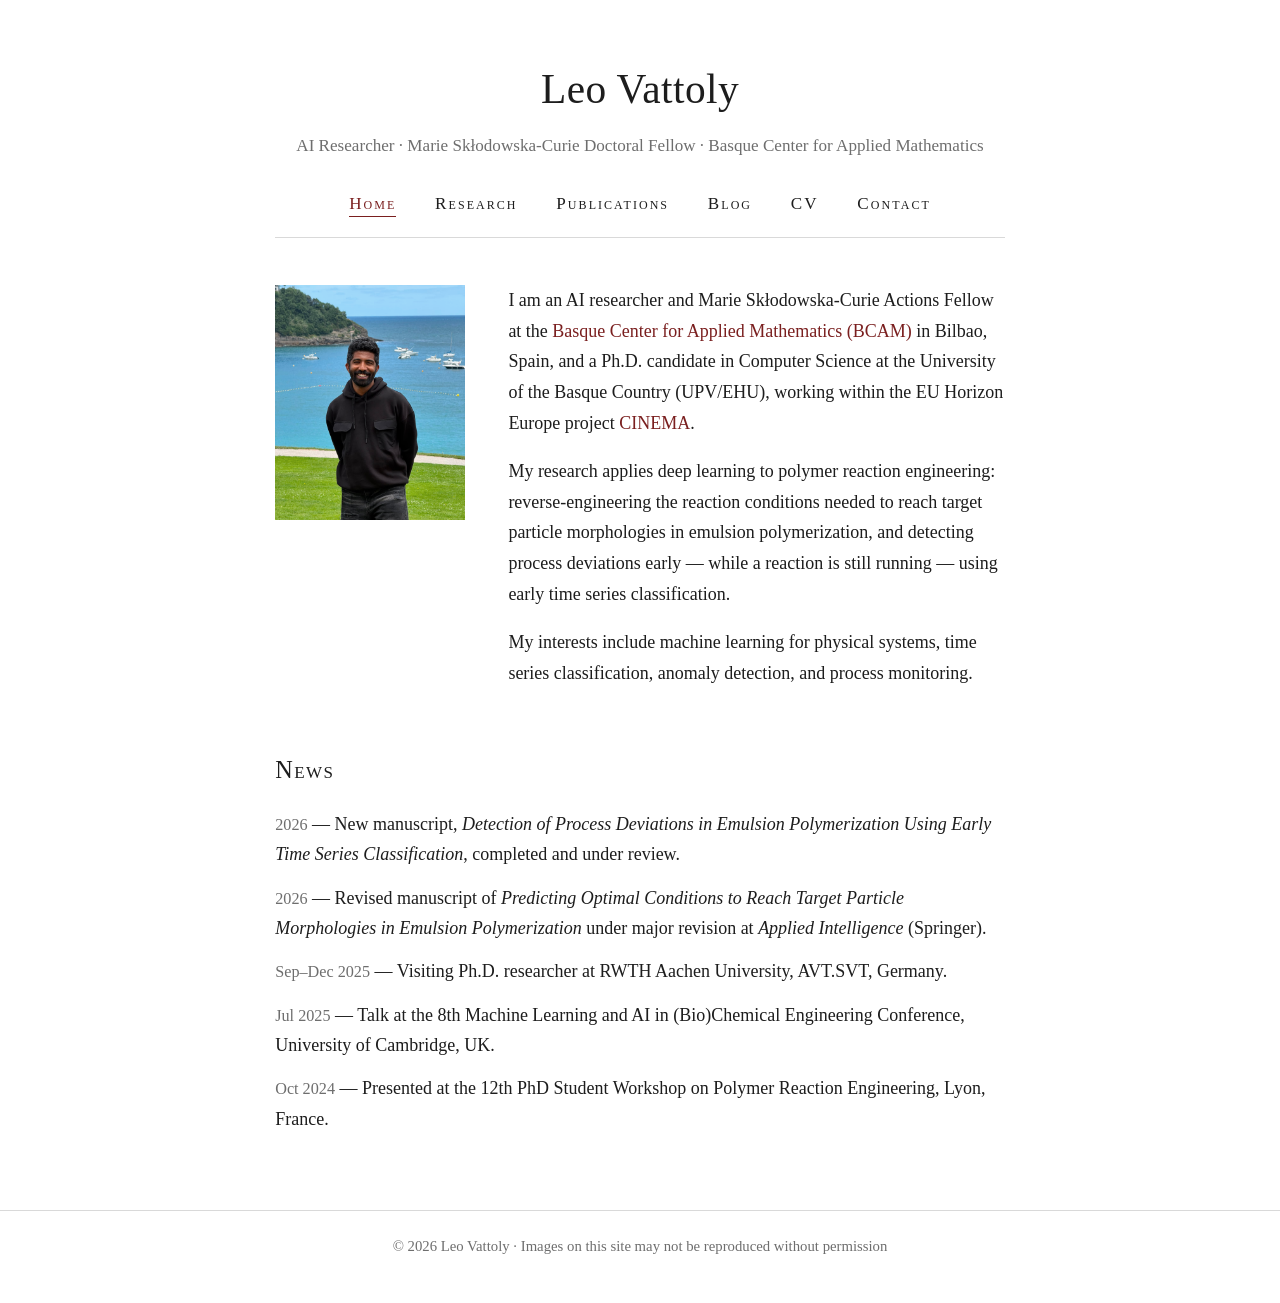
<file: index.html>
<!DOCTYPE html>
<html lang="en">
<head>
  <meta charset="utf-8">
  <meta name="viewport" content="width=device-width, initial-scale=1.0">
  <title>Leo Vattoly — AI Researcher</title>
  <meta name="description" content="Leo Vattoly — AI researcher at the Basque Center for Applied Mathematics (BCAM). Machine learning for polymer systems, time series classification, process monitoring.">
  <link rel="stylesheet" href="css/style.css">
</head>
<body>

  <header>
    <div class="container">
      <div class="site-title">
        <h1>Leo Vattoly</h1>
        <p>AI Researcher &middot; Marie Sk&#322;odowska-Curie Doctoral Fellow &middot; Basque Center for Applied Mathematics</p>
      </div>
      <nav class="tabs">
        <a href="index.html" class="active">Home</a>
        <a href="research.html">Research</a>
        <a href="publications.html">Publications</a>
        <a href="blog.html">Blog</a>
        <a href="cv.html">CV</a>
        <a href="contact.html">Contact</a>
      </nav>
    </div>
  </header>

  <main>
    <div class="container">

      <div class="profile-row">
        <div class="photo-frame" style="background-image: url('img/profile_1.jpeg');" role="img" aria-label="Portrait of Leo Vattoly"></div>
        <div class="bio">
          <p>
            I am an AI researcher and Marie Sk&#322;odowska-Curie Actions Fellow at the
            <a href="https://www.bcamath.org/en" target="_blank" rel="noopener">Basque Center for Applied Mathematics (BCAM)</a>
            in Bilbao, Spain, and a Ph.D. candidate in Computer Science at the University of the
            Basque Country (UPV/EHU), working within the EU Horizon Europe project
            <a href="https://cinema-dn.eu" target="_blank" rel="noopener">CINEMA</a>.
          </p>
          <p>
            My research applies deep learning to polymer reaction engineering: reverse-engineering
            the reaction conditions needed to reach target particle morphologies in emulsion
            polymerization, and detecting process deviations early &mdash; while a reaction is still
            running &mdash; using early time series classification.
          </p>
          <p>
            My interests include machine learning for physical systems, time series classification,
            anomaly detection, and process monitoring.
          </p>
        </div>
      </div>

      <h2>News</h2>
      <ul class="news">
        <li><span class="date">2026</span> &mdash; New manuscript, <em>Detection of Process Deviations in Emulsion Polymerization Using Early Time Series Classification</em>, completed and under review.</li>
        <li><span class="date">2026</span> &mdash; Revised manuscript of <em>Predicting Optimal Conditions to Reach Target Particle Morphologies in Emulsion Polymerization</em> under major revision at <em>Applied Intelligence</em> (Springer).</li>
        <li><span class="date">Sep&ndash;Dec 2025</span> &mdash; Visiting Ph.D. researcher at RWTH Aachen University, AVT.SVT, Germany.</li>
        <li><span class="date">Jul 2025</span> &mdash; Talk at the 8th Machine Learning and AI in (Bio)Chemical Engineering Conference, University of Cambridge, UK.</li>
        <li><span class="date">Oct 2024</span> &mdash; Presented at the 12th PhD Student Workshop on Polymer Reaction Engineering, Lyon, France.</li>
        <!-- Add new news items at the TOP of this list -->
      </ul>

    </div>
  </main>

  <footer>
    <div class="container">
      &copy; 2026 Leo Vattoly &middot; Images on this site may not be reproduced without permission
    </div>
  </footer>

  <script src="js/protect.js"></script>
</body>
</html>
</file>
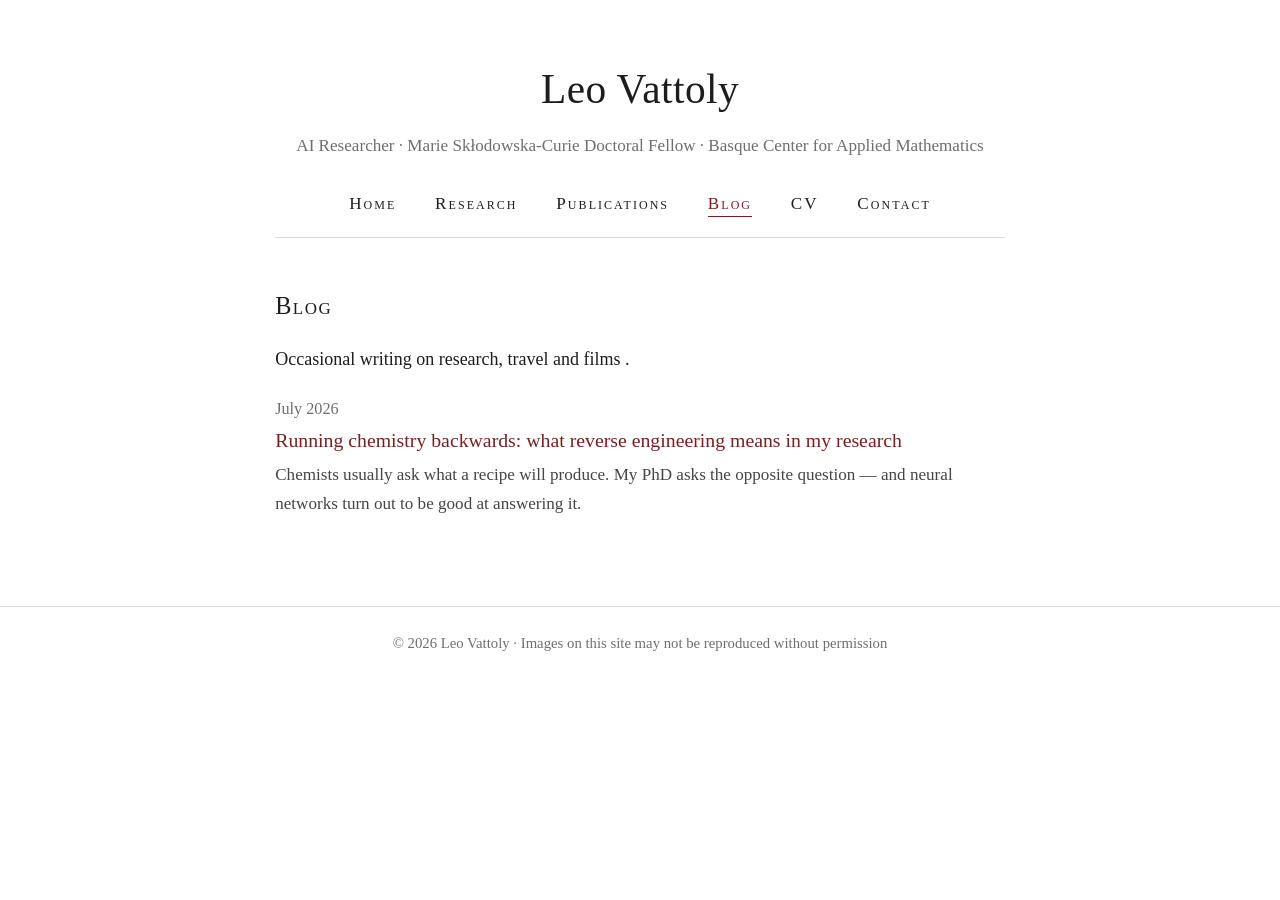
<file: blog.html>
<!DOCTYPE html>
<html lang="en">
<head>
  <meta charset="utf-8">
  <meta name="viewport" content="width=device-width, initial-scale=1.0">
  <title>Blog — Leo Vattoly</title>
  <meta name="description" content="Blog of Leo Vattoly: research, travel, and film.">
  <link rel="stylesheet" href="css/style.css">
</head>
<body>

  <header>
    <div class="container">
      <div class="site-title">
        <h1>Leo Vattoly</h1>
        <p>AI Researcher &middot; Marie Sk&#322;odowska-Curie Doctoral Fellow &middot; Basque Center for Applied Mathematics</p>
      </div>
      <nav class="tabs">
        <a href="index.html">Home</a>
        <a href="research.html">Research</a>
        <a href="publications.html">Publications</a>
        <a href="blog.html" class="active">Blog</a>
        <a href="cv.html">CV</a>
        <a href="contact.html">Contact</a>
      </nav>
    </div>
  </header>

  <main>
    <div class="container">

      <h2>Blog</h2>
      <p>Occasional writing on research, travel and films .</p>

      <ul class="post-list">
        <li>
          <span class="date">July 2026</span>
          <div class="post-title"><a href="blog/running-chemistry-backwards.html">Running chemistry backwards: what reverse engineering means in my research</a></div>
          <p class="post-summary">Chemists usually ask what a recipe will produce. My PhD asks the opposite question &mdash; and neural networks turn out to be good at answering it.</p>
        </li>


        <!-- To add a post: copy the <li> block above and create the page in blog/ (see README.md) -->
      </ul>

    </div>
  </main>

  <footer>
    <div class="container">
      &copy; 2026 Leo Vattoly &middot; Images on this site may not be reproduced without permission
    </div>
  </footer>

  <script src="js/protect.js"></script>
</body>
</html>
</file>
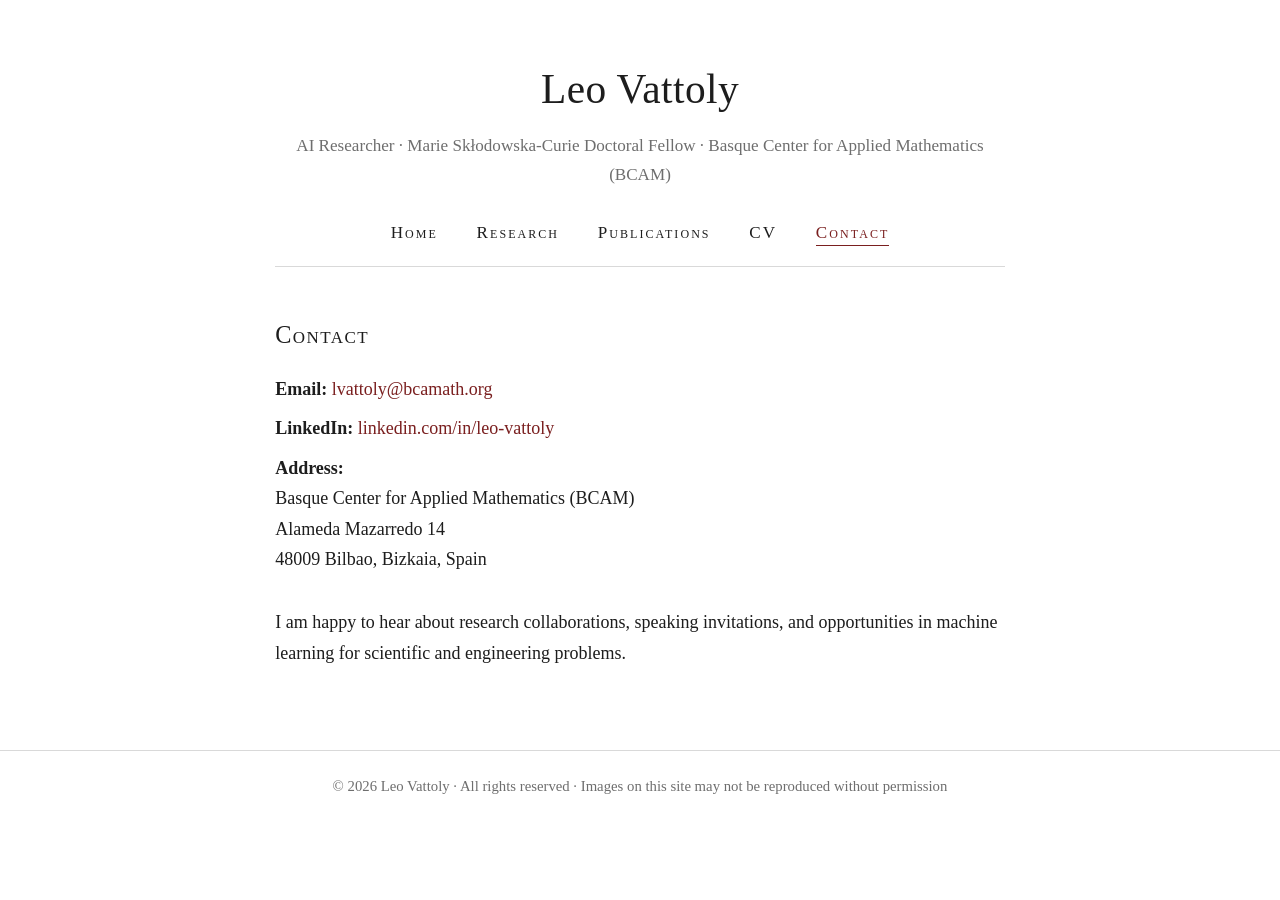
<file: contact.html>
<!DOCTYPE html>
<html lang="en">
<head>
  <meta charset="utf-8">
  <meta name="viewport" content="width=device-width, initial-scale=1.0">
  <title>Contact — Leo Vattoly</title>
  <meta name="description" content="Contact Leo Vattoly.">
  <link rel="stylesheet" href="css/style.css">
</head>
<body>

  <header>
    <div class="container">
      <div class="site-title">
        <h1>Leo Vattoly</h1>
        <p>AI Researcher · Marie Skłodowska-Curie Doctoral Fellow · Basque Center for Applied Mathematics (BCAM)</p>
      </div>
      <nav class="tabs">
        <a href="index.html">Home</a>
        <a href="research.html">Research</a>
        <a href="publications.html">Publications</a>
        <a href="cv.html">CV</a>
        <a href="contact.html" class="active">Contact</a>
      </nav>
    </div>
  </header>

  <main>
    <div class="container">

      <h2>Contact</h2>

      <div class="contact-block">
        <p><strong>Email:</strong> <a href="mailto:lvattoly@bcamath.org">lvattoly@bcamath.org</a></p>
        <p><strong>LinkedIn:</strong> <a href="https://www.linkedin.com/in/leo-vattoly/" target="_blank" rel="noopener">linkedin.com/in/leo-vattoly</a></p>
        <p><strong>Address:</strong><br>
          Basque Center for Applied Mathematics (BCAM)<br>
          Alameda Mazarredo 14<br>
          48009 Bilbao, Bizkaia, Spain
        </p>
      </div>

      <p style="margin-top:1.8rem;">
        I am happy to hear about research collaborations, speaking invitations, and opportunities in
        machine learning for scientific and engineering problems.
      </p>

    </div>
  </main>

  <footer>
    <div class="container">
      © 2026 Leo Vattoly · All rights reserved · Images on this site may not be reproduced without permission
    </div>
  </footer>

  <script src="js/protect.js"></script>
</body>
</html>
</file>
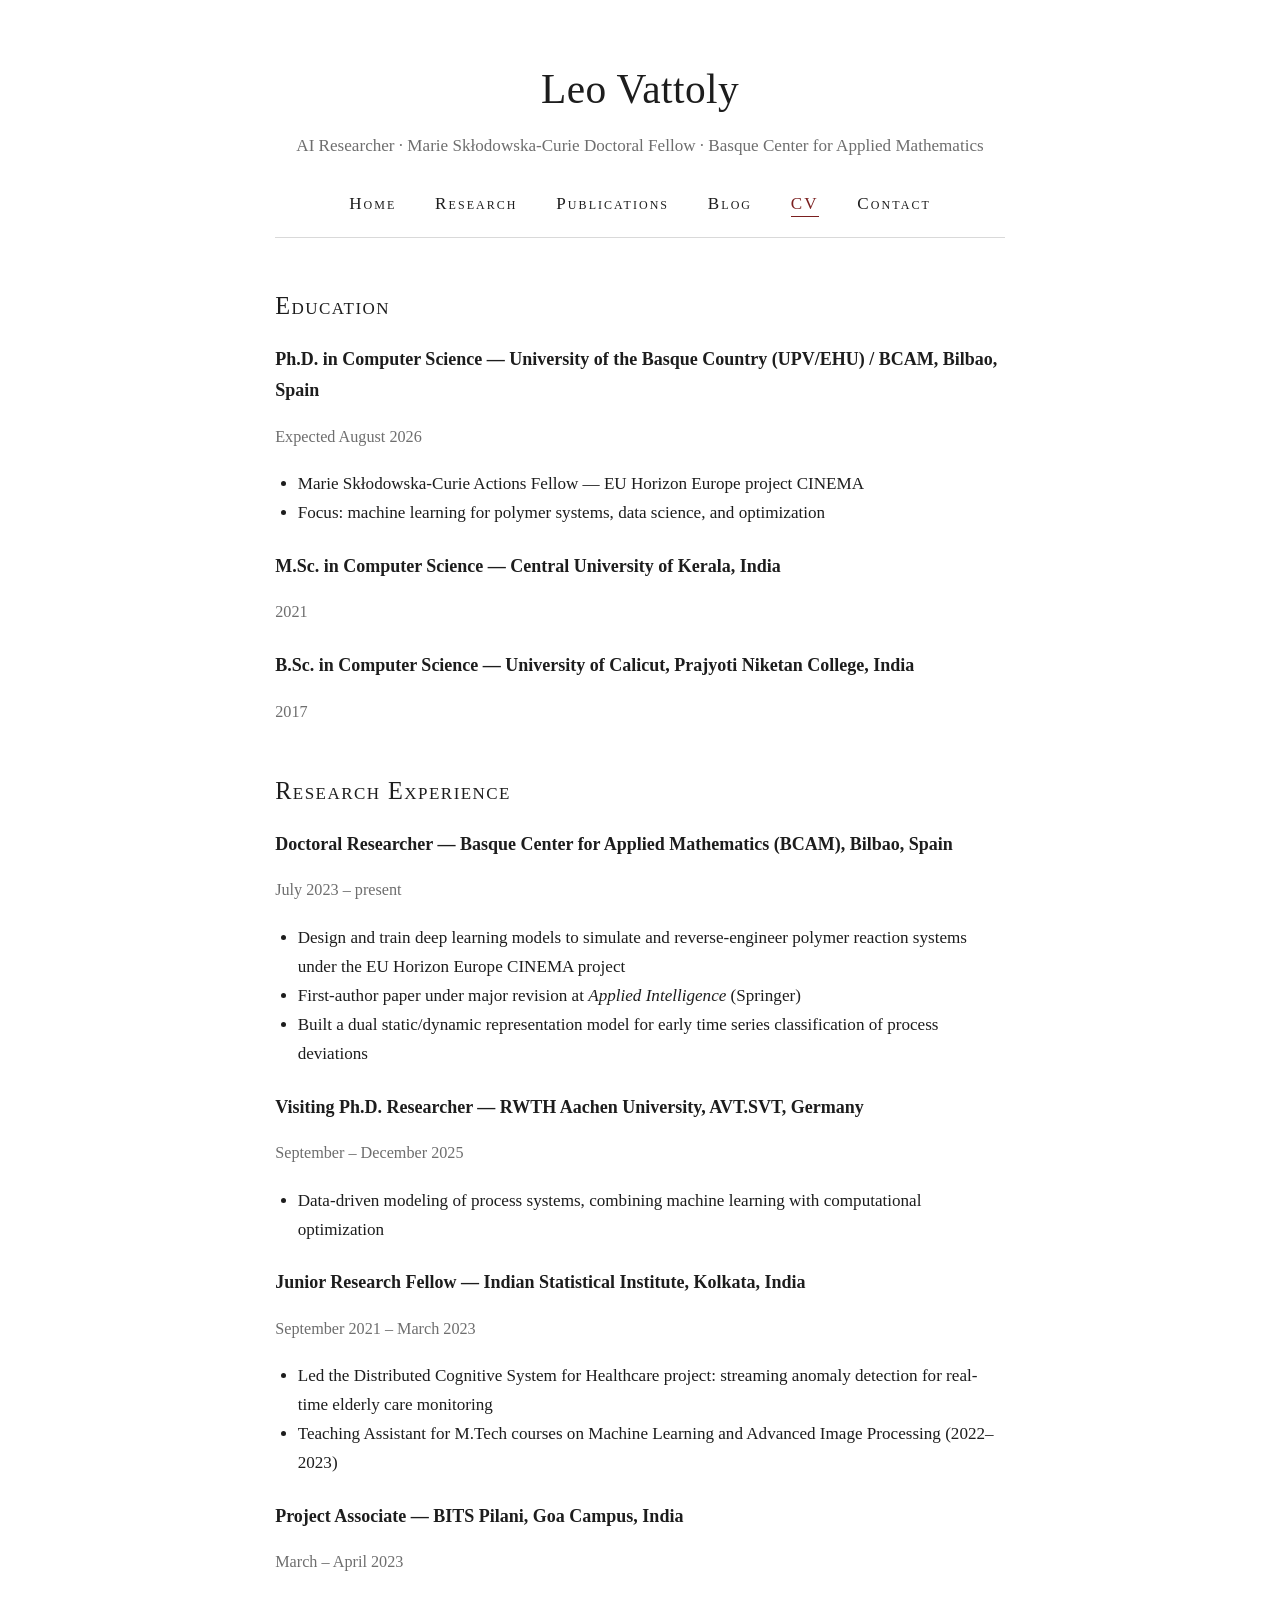
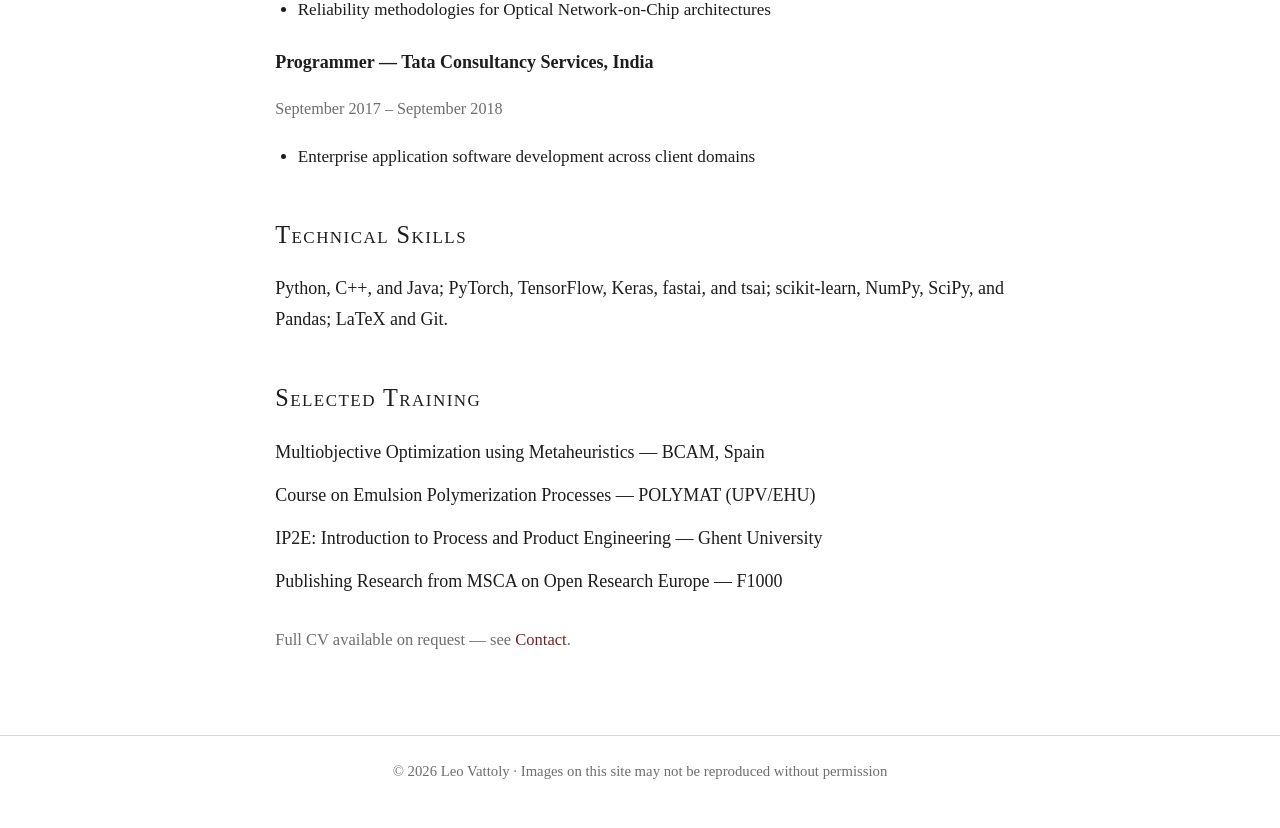
<file: cv.html>
<!DOCTYPE html>
<html lang="en">
<head>
  <meta charset="utf-8">
  <meta name="viewport" content="width=device-width, initial-scale=1.0">
  <title>CV — Leo Vattoly</title>
  <meta name="description" content="Curriculum vitae of Leo Vattoly.">
  <link rel="stylesheet" href="css/style.css">
</head>
<body>

  <header>
    <div class="container">
      <div class="site-title">
        <h1>Leo Vattoly</h1>
        <p>AI Researcher &middot; Marie Sk&#322;odowska-Curie Doctoral Fellow &middot; Basque Center for Applied Mathematics</p>
      </div>
      <nav class="tabs">
        <a href="index.html">Home</a>
        <a href="research.html">Research</a>
        <a href="publications.html">Publications</a>
        <a href="blog.html">Blog</a>
        <a href="cv.html" class="active">CV</a>
        <a href="contact.html">Contact</a>
      </nav>
    </div>
  </header>

  <main>
    <div class="container">

      <h2>Education</h2>

      <div class="cv-item">
        <p class="where">Ph.D. in Computer Science &mdash; University of the Basque Country (UPV/EHU) / BCAM, Bilbao, Spain</p>
        <p class="when">Expected August 2026</p>
        <ul>
          <li>Marie Sk&#322;odowska-Curie Actions Fellow &mdash; EU Horizon Europe project CINEMA</li>
          <li>Focus: machine learning for polymer systems, data science, and optimization</li>
        </ul>
      </div>

      <div class="cv-item">
        <p class="where">M.Sc. in Computer Science &mdash; Central University of Kerala, India</p>
        <p class="when">2021</p>
      </div>

      <div class="cv-item">
        <p class="where">B.Sc. in Computer Science &mdash; University of Calicut, Prajyoti Niketan College, India</p>
        <p class="when">2017</p>
      </div>

      <h2>Research Experience</h2>

      <div class="cv-item">
        <p class="where">Doctoral Researcher &mdash; Basque Center for Applied Mathematics (BCAM), Bilbao, Spain</p>
        <p class="when">July 2023 &ndash; present</p>
        <ul>
          <li>Design and train deep learning models to simulate and reverse-engineer polymer reaction systems under the EU Horizon Europe CINEMA project</li>
          <li>First-author paper under major revision at <em>Applied Intelligence</em> (Springer)</li>
          <li>Built a dual static/dynamic representation model for early time series classification of process deviations</li>
        </ul>
      </div>

      <div class="cv-item">
        <p class="where">Visiting Ph.D. Researcher &mdash; RWTH Aachen University, AVT.SVT, Germany</p>
        <p class="when">September &ndash; December 2025</p>
        <ul>
          <li>Data-driven modeling of process systems, combining machine learning with computational optimization</li>
        </ul>
      </div>

      <div class="cv-item">
        <p class="where">Junior Research Fellow &mdash; Indian Statistical Institute, Kolkata, India</p>
        <p class="when">September 2021 &ndash; March 2023</p>
        <ul>
          <li>Led the Distributed Cognitive System for Healthcare project: streaming anomaly detection for real-time elderly care monitoring</li>
          <li>Teaching Assistant for M.Tech courses on Machine Learning and Advanced Image Processing (2022&ndash;2023)</li>
        </ul>
      </div>

      <div class="cv-item">
        <p class="where">Project Associate &mdash; BITS Pilani, Goa Campus, India</p>
        <p class="when">March &ndash; April 2023</p>
        <ul>
          <li>Reliability methodologies for Optical Network-on-Chip architectures</li>
        </ul>
      </div>

      <div class="cv-item">
        <p class="where">Programmer &mdash; Tata Consultancy Services, India</p>
        <p class="when">September 2017 &ndash; September 2018</p>
        <ul>
          <li>Enterprise application software development across client domains</li>
        </ul>
      </div>

      <h2>Technical Skills</h2>
      <p>
        Python, C++, and Java; PyTorch, TensorFlow, Keras, fastai, and tsai; scikit-learn, NumPy,
        SciPy, and Pandas; LaTeX and Git.
      </p>

      <h2>Selected Training</h2>
      <ul class="news">
        <li>Multiobjective Optimization using Metaheuristics &mdash; BCAM, Spain</li>
        <li>Course on Emulsion Polymerization Processes &mdash; POLYMAT (UPV/EHU)</li>
        <li>IP2E: Introduction to Process and Product Engineering &mdash; Ghent University</li>
        <li>Publishing Research from MSCA on Open Research Europe &mdash; F1000</li>
      </ul>

      <p style="margin-top:1.6rem; color:#6e6e6e; font-size:0.92rem;">Full CV available on request &mdash; see <a href="contact.html">Contact</a>.</p>

    </div>
  </main>

  <footer>
    <div class="container">
      &copy; 2026 Leo Vattoly &middot; Images on this site may not be reproduced without permission
    </div>
  </footer>

  <script src="js/protect.js"></script>
</body>
</html>
</file>
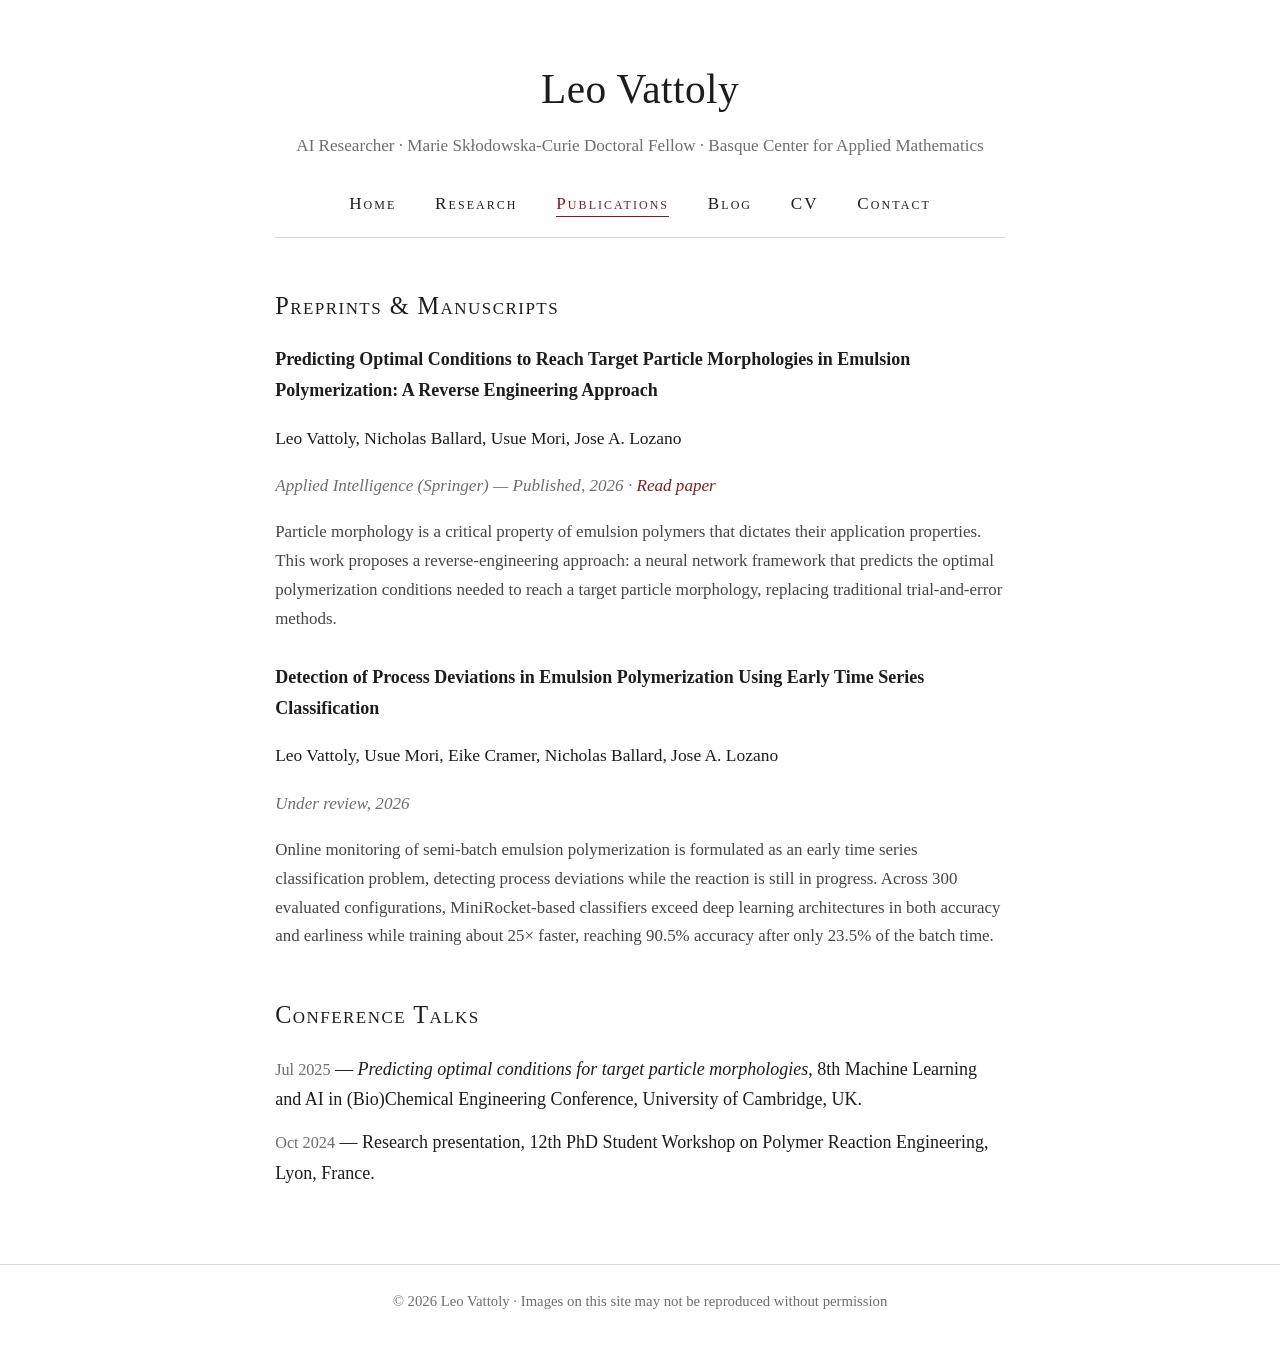
<file: publications.html>
<!DOCTYPE html>
<html lang="en">
<head>
  <meta charset="utf-8">
  <meta name="viewport" content="width=device-width, initial-scale=1.0">
  <title>Publications — Leo Vattoly</title>
  <meta name="description" content="Publications and talks by Leo Vattoly.">
  <link rel="stylesheet" href="css/style.css">
</head>
<body>

  <header>
    <div class="container">
      <div class="site-title">
        <h1>Leo Vattoly</h1>
        <p>AI Researcher &middot; Marie Sk&#322;odowska-Curie Doctoral Fellow &middot; Basque Center for Applied Mathematics</p>
      </div>
      <nav class="tabs">
        <a href="index.html">Home</a>
        <a href="research.html">Research</a>
        <a href="publications.html" class="active">Publications</a>
        <a href="blog.html">Blog</a>
        <a href="cv.html">CV</a>
        <a href="contact.html">Contact</a>
      </nav>
    </div>
  </header>

  <main>
    <div class="container">

      <h2>Preprints &amp; Manuscripts</h2>

      <div class="pub">
        <p class="title">Predicting Optimal Conditions to Reach Target Particle Morphologies in Emulsion Polymerization: A Reverse Engineering Approach</p>
        <p class="authors">Leo Vattoly, Nicholas Ballard, Usue Mori, Jose A. Lozano</p>
	<p class="venue">
    <em>Applied Intelligence</em> (Springer) &mdash; Published, 2026
    &middot;
    <a href="https://rdcu.be/UE8WCfNkqkpa"
       target="_blank"
       rel="noopener noreferrer">Read paper</a>
</p>

        <p class="abstract">
          Particle morphology is a critical property of emulsion polymers that dictates their
          application properties. This work proposes a reverse-engineering approach: a neural
          network framework that predicts the optimal polymerization conditions needed to reach a
          target particle morphology, replacing traditional trial-and-error methods.
        </p>
      </div>

      <div class="pub">
        <p class="title">Detection of Process Deviations in Emulsion Polymerization Using Early Time Series Classification</p>
        <p class="authors">Leo Vattoly, Usue Mori, Eike Cramer, Nicholas Ballard, Jose A. Lozano</p>
        <p class="status">Under review, 2026</p>
        <p class="abstract">
          Online monitoring of semi-batch emulsion polymerization is formulated as an early time
          series classification problem, detecting process deviations while the reaction is still in
          progress. Across 300 evaluated configurations, MiniRocket-based classifiers exceed deep
          learning architectures in both accuracy and earliness while training about 25&times; faster,
          reaching 90.5% accuracy after only 23.5% of the batch time.
        </p>
      </div>
      <!-- To add a publication: copy a <div class="pub"> block above (see README.md) -->

      <h2>Conference Talks</h2>
      <ul class="news">
        <li><span class="date">Jul 2025</span> &mdash; <em>Predicting optimal conditions for target particle morphologies</em>, 8th Machine Learning and AI in (Bio)Chemical Engineering Conference, University of Cambridge, UK.</li>
        <li><span class="date">Oct 2024</span> &mdash; Research presentation, 12th PhD Student Workshop on Polymer Reaction Engineering, Lyon, France.</li>
      </ul>

    </div>
  </main>

  <footer>
    <div class="container">
      &copy; 2026 Leo Vattoly &middot; Images on this site may not be reproduced without permission
    </div>
  </footer>

  <script src="js/protect.js"></script>
</body>
</html>
</file>
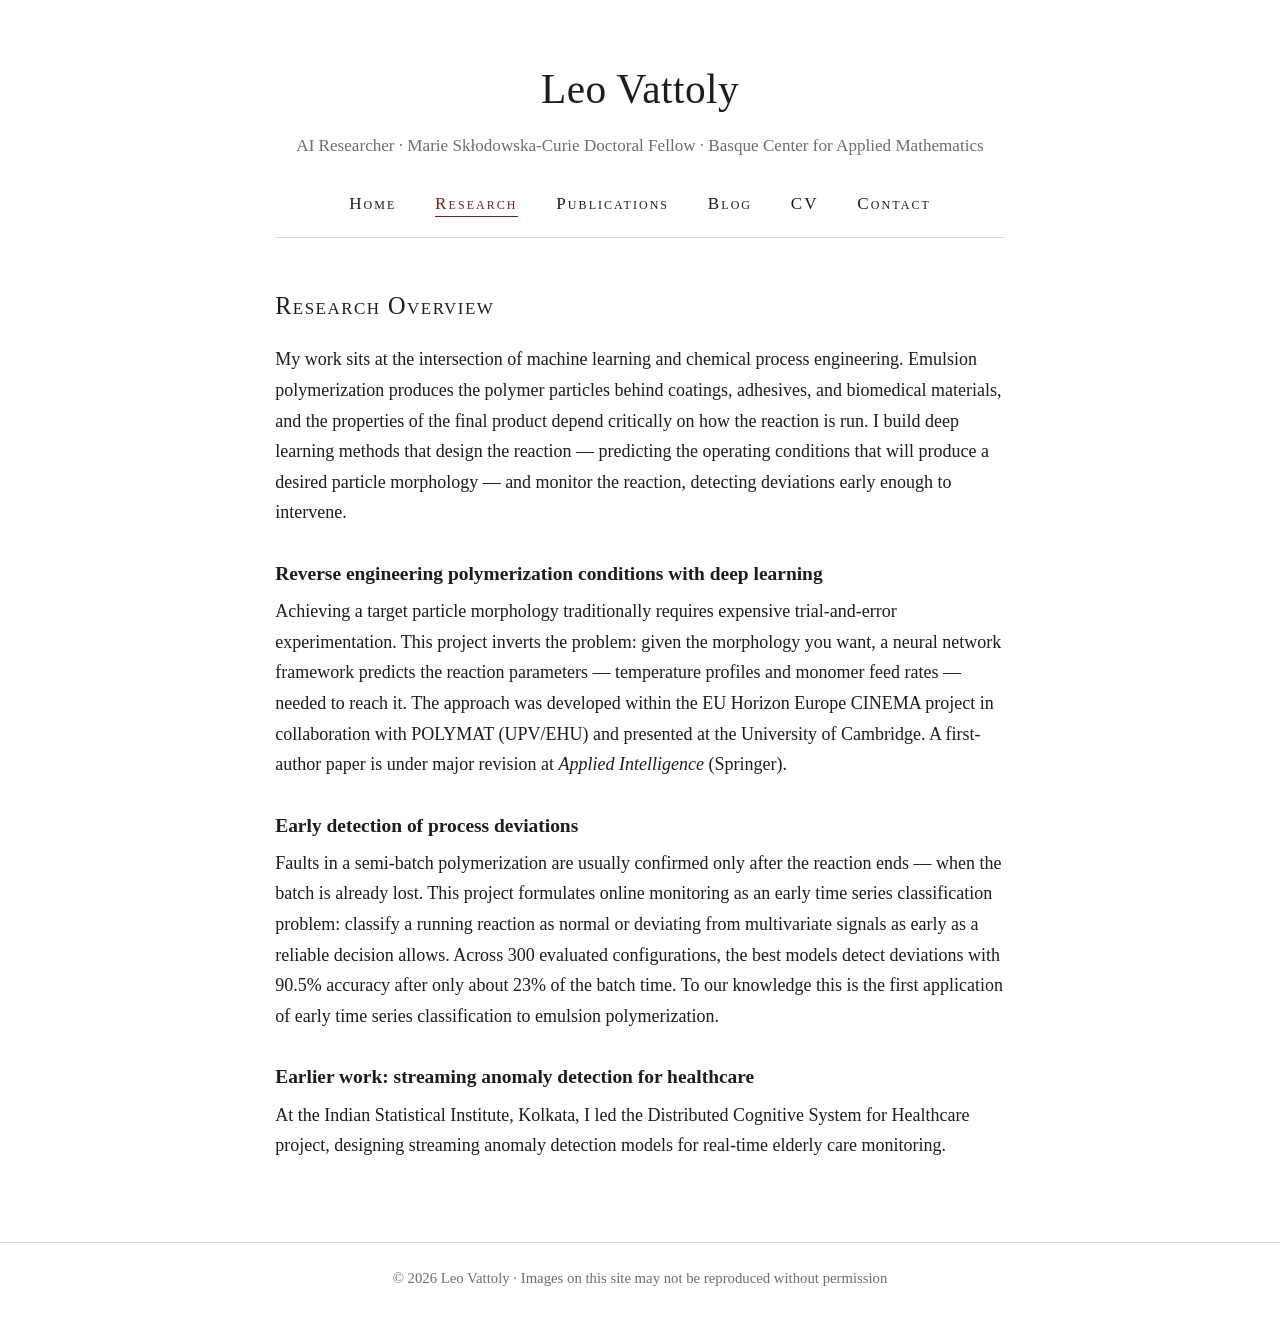
<file: research.html>
<!DOCTYPE html>
<html lang="en">
<head>
  <meta charset="utf-8">
  <meta name="viewport" content="width=device-width, initial-scale=1.0">
  <title>Research — Leo Vattoly</title>
  <meta name="description" content="Research of Leo Vattoly: machine learning for polymer reaction engineering, early time series classification, process monitoring.">
  <link rel="stylesheet" href="css/style.css">
</head>
<body>

  <header>
    <div class="container">
      <div class="site-title">
        <h1>Leo Vattoly</h1>
        <p>AI Researcher &middot; Marie Sk&#322;odowska-Curie Doctoral Fellow &middot; Basque Center for Applied Mathematics</p>
      </div>
      <nav class="tabs">
        <a href="index.html">Home</a>
        <a href="research.html" class="active">Research</a>
        <a href="publications.html">Publications</a>
        <a href="blog.html">Blog</a>
        <a href="cv.html">CV</a>
        <a href="contact.html">Contact</a>
      </nav>
    </div>
  </header>

  <main>
    <div class="container">

      <h2>Research Overview</h2>
      <p>
        My work sits at the intersection of machine learning and chemical process engineering.
        Emulsion polymerization produces the polymer particles behind coatings, adhesives, and
        biomedical materials, and the properties of the final product depend critically on how the
        reaction is run. I build deep learning methods that design the reaction &mdash; predicting the
        operating conditions that will produce a desired particle morphology &mdash; and monitor the
        reaction, detecting deviations early enough to intervene.
      </p>

      <h3>Reverse engineering polymerization conditions with deep learning</h3>
      <p>
        Achieving a target particle morphology traditionally requires expensive trial-and-error
        experimentation. This project inverts the problem: given the morphology you want, a neural
        network framework predicts the reaction parameters &mdash; temperature profiles and monomer feed
        rates &mdash; needed to reach it. The approach was developed within the EU Horizon Europe CINEMA
        project in collaboration with POLYMAT (UPV/EHU) and presented at the University of Cambridge.
        A first-author paper is under major revision at <em>Applied Intelligence</em> (Springer).
      </p>

      <h3>Early detection of process deviations</h3>
      <p>
        Faults in a semi-batch polymerization are usually confirmed only after the reaction ends
        &mdash; when the batch is already lost. This project formulates online monitoring as an early
        time series classification problem: classify a running reaction as normal or deviating from
        multivariate signals as early as a reliable decision allows. Across 300 evaluated
        configurations, the best models detect deviations with 90.5% accuracy after only about 23%
        of the batch time. To our knowledge this is the first application of early time series
        classification to emulsion polymerization.
      </p>

      <h3>Earlier work: streaming anomaly detection for healthcare</h3>
      <p>
        At the Indian Statistical Institute, Kolkata, I led the Distributed Cognitive System for
        Healthcare project, designing streaming anomaly detection models for real-time elderly care
        monitoring.
      </p>
      <!-- To add a new project: copy an <h3> + <p> block above -->

    </div>
  </main>

  <footer>
    <div class="container">
      &copy; 2026 Leo Vattoly &middot; Images on this site may not be reproduced without permission
    </div>
  </footer>

  <script src="js/protect.js"></script>
</body>
</html>
</file>
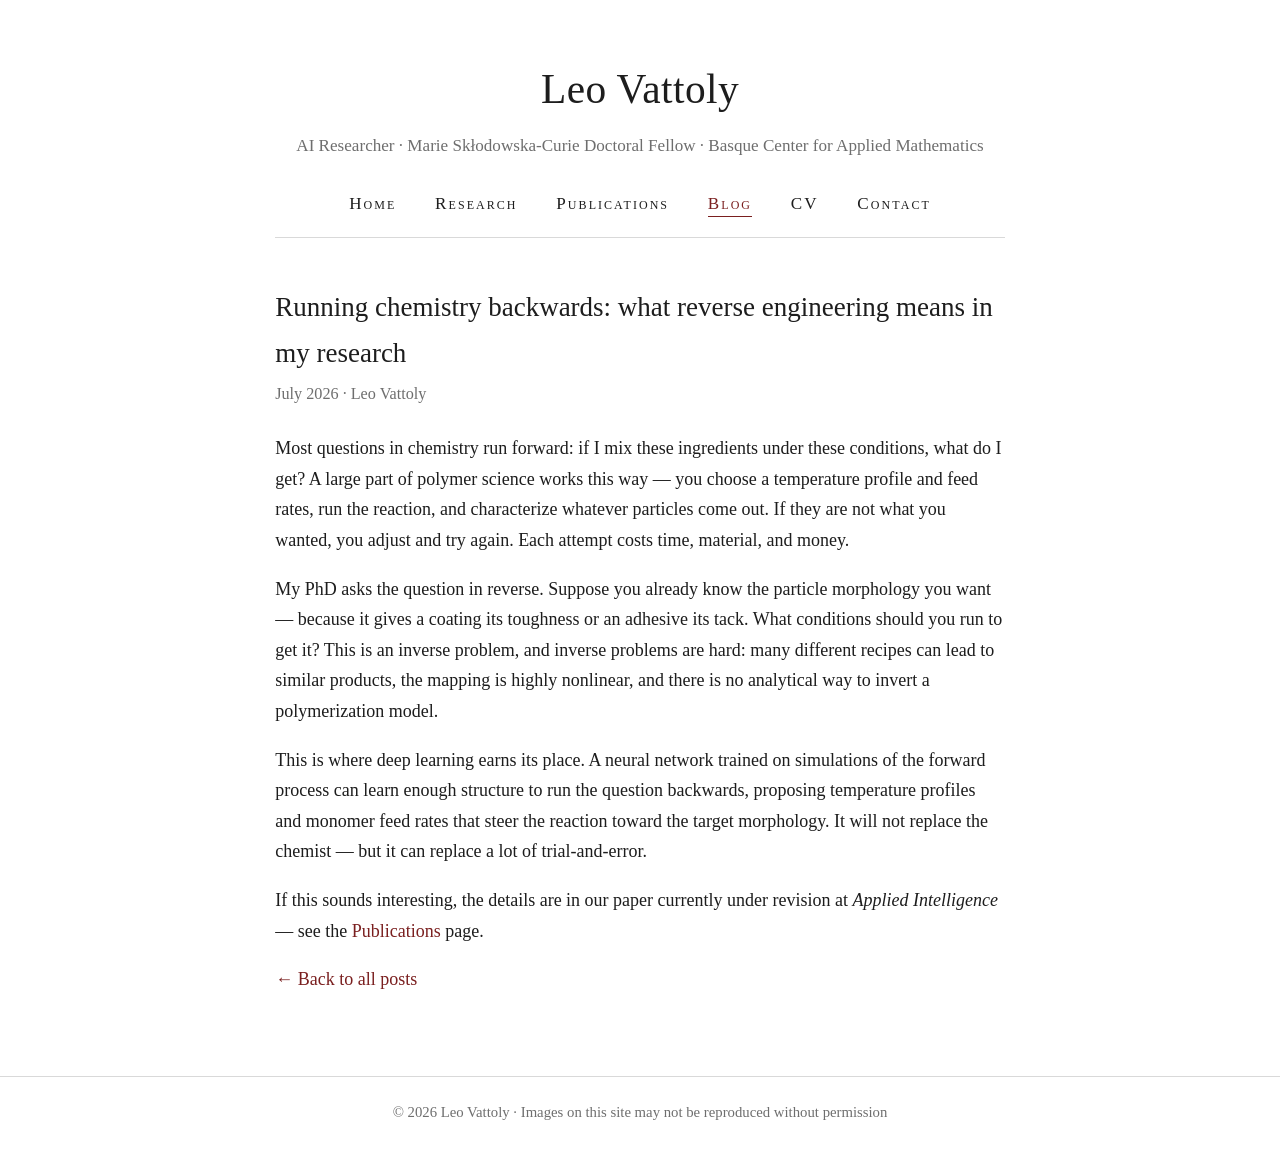
<file: blog/mollywood_times_a_researcher_POV.html>
<!DOCTYPE html>
<html lang="en">
<head>
  <meta charset="utf-8">
  <meta name="viewport" content="width=device-width, initial-scale=1.0">
  <title>Running chemistry backwards — Leo Vattoly</title>
  <meta name="description" content="What reverse engineering means in polymer research.">
  <link rel="stylesheet" href="../css/style.css">
</head>
<body>

  <header>
    <div class="container">
      <div class="site-title">
        <h1>Leo Vattoly</h1>
        <p>AI Researcher &middot; Marie Sk&#322;odowska-Curie Doctoral Fellow &middot; Basque Center for Applied Mathematics</p>
      </div>
      <nav class="tabs">
        <a href="../index.html">Home</a>
        <a href="../research.html">Research</a>
        <a href="../publications.html">Publications</a>
        <a href="../blog.html" class="active">Blog</a>
        <a href="../cv.html">CV</a>
        <a href="../contact.html">Contact</a>
      </nav>
    </div>
  </header>

  <main>
    <div class="container">

      <article class="post">
        <h2>Running chemistry backwards: what reverse engineering means in my research</h2>
        <p class="post-meta">July 2026 &middot; Leo Vattoly</p>

        <p>
          Most questions in chemistry run forward: if I mix these ingredients under these
          conditions, what do I get? A large part of polymer science works this way &mdash; you choose a
          temperature profile and feed rates, run the reaction, and characterize whatever particles
          come out. If they are not what you wanted, you adjust and try again. Each attempt costs
          time, material, and money.
        </p>

        <p>
          My PhD asks the question in reverse. Suppose you already know the particle morphology you
          want &mdash; because it gives a coating its toughness or an adhesive its tack. What conditions
          should you run to get it? This is an inverse problem, and inverse problems are hard: many
          different recipes can lead to similar products, the mapping is highly nonlinear, and there
          is no analytical way to invert a polymerization model.
        </p>

        <p>
          This is where deep learning earns its place. A neural network trained on simulations of
          the forward process can learn enough structure to run the question backwards, proposing
          temperature profiles and monomer feed rates that steer the reaction toward the target
          morphology. It will not replace the chemist &mdash; but it can replace a lot of
          trial-and-error.
        </p>

        <p>
          If this sounds interesting, the details are in our paper currently under revision at
          <em>Applied Intelligence</em> &mdash; see the <a href="../publications.html">Publications</a> page.
        </p>
      </article>

      <p><a href="../blog.html">&larr; Back to all posts</a></p>

    </div>
  </main>

  <footer>
    <div class="container">
      &copy; 2026 Leo Vattoly &middot; Images on this site may not be reproduced without permission
    </div>
  </footer>

  <script src="../js/protect.js"></script>
</body>
</html>
</file>
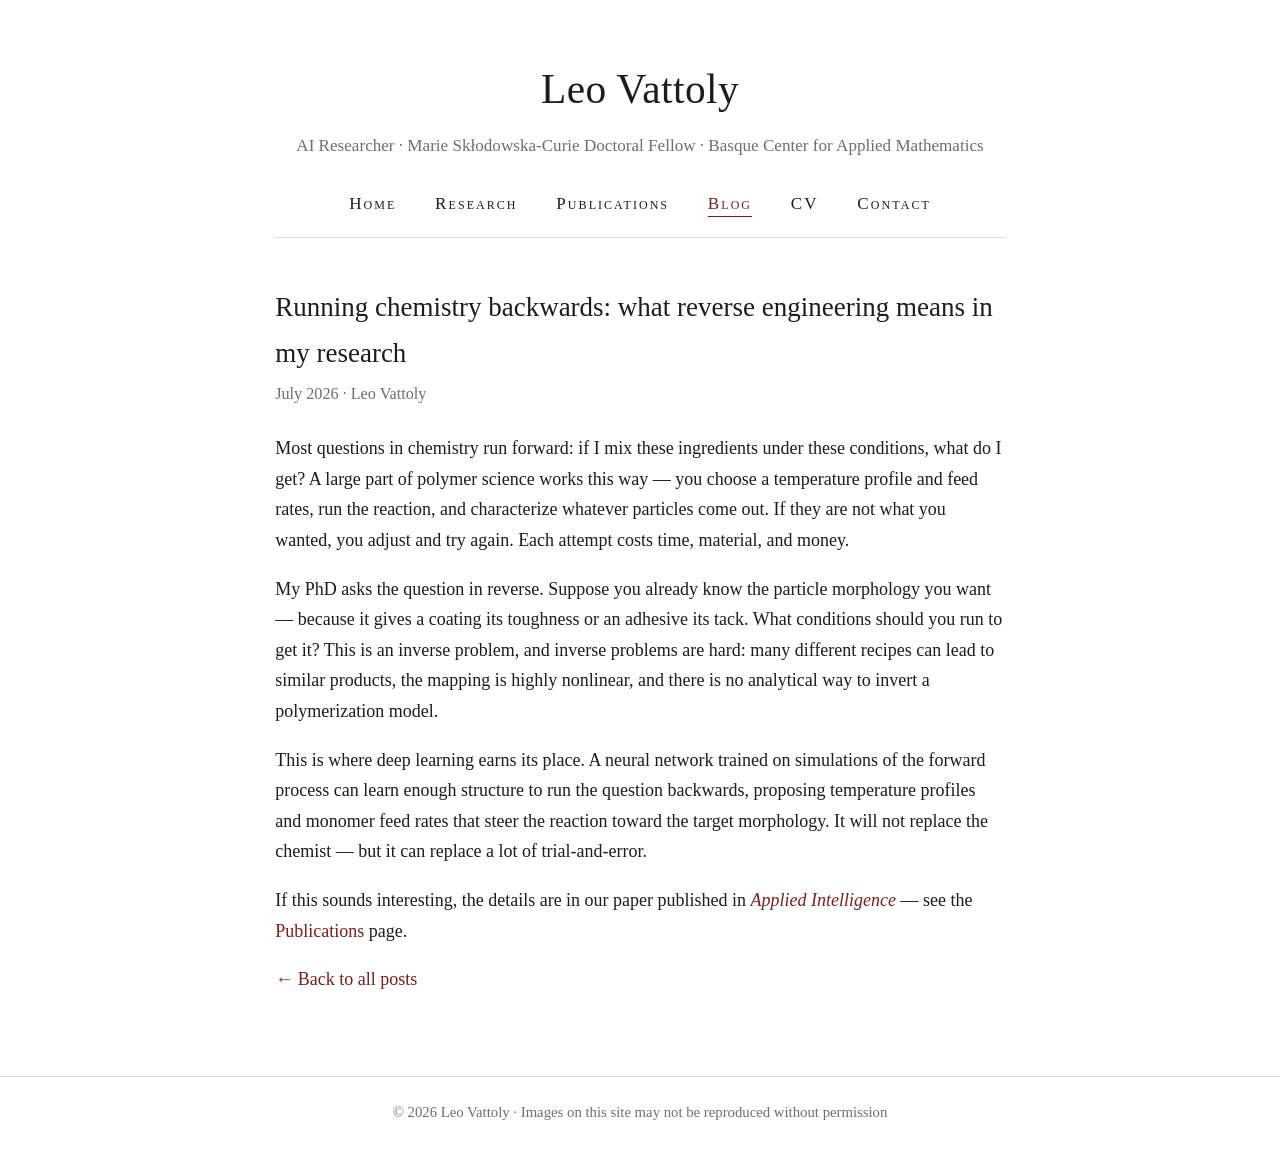
<file: blog/running-chemistry-backwards.html>
<!DOCTYPE html>
<html lang="en">
<head>
  <meta charset="utf-8">
  <meta name="viewport" content="width=device-width, initial-scale=1.0">
  <title>Running chemistry backwards — Leo Vattoly</title>
  <meta name="description" content="What reverse engineering means in polymer research.">
  <link rel="stylesheet" href="../css/style.css">
</head>
<body>

  <header>
    <div class="container">
      <div class="site-title">
        <h1>Leo Vattoly</h1>
        <p>AI Researcher &middot; Marie Sk&#322;odowska-Curie Doctoral Fellow &middot; Basque Center for Applied Mathematics</p>
      </div>
      <nav class="tabs">
        <a href="../index.html">Home</a>
        <a href="../research.html">Research</a>
        <a href="../publications.html">Publications</a>
        <a href="../blog.html" class="active">Blog</a>
        <a href="../cv.html">CV</a>
        <a href="../contact.html">Contact</a>
      </nav>
    </div>
  </header>

  <main>
    <div class="container">

      <article class="post">
        <h2>Running chemistry backwards: what reverse engineering means in my research</h2>
        <p class="post-meta">July 2026 &middot; Leo Vattoly</p>

        <p>
          Most questions in chemistry run forward: if I mix these ingredients under these
          conditions, what do I get? A large part of polymer science works this way &mdash; you choose a
          temperature profile and feed rates, run the reaction, and characterize whatever particles
          come out. If they are not what you wanted, you adjust and try again. Each attempt costs
          time, material, and money.
        </p>

        <p>
          My PhD asks the question in reverse. Suppose you already know the particle morphology you
          want &mdash; because it gives a coating its toughness or an adhesive its tack. What conditions
          should you run to get it? This is an inverse problem, and inverse problems are hard: many
          different recipes can lead to similar products, the mapping is highly nonlinear, and there
          is no analytical way to invert a polymerization model.
        </p>

        <p>
          This is where deep learning earns its place. A neural network trained on simulations of
          the forward process can learn enough structure to run the question backwards, proposing
          temperature profiles and monomer feed rates that steer the reaction toward the target
          morphology. It will not replace the chemist &mdash; but it can replace a lot of
          trial-and-error.
        </p>

        <p>
    If this sounds interesting, the details are in our paper published in
    <em>
        <a href="https://rdcu.be/UE8WCfNkqkpa"
           target="_blank"
           rel="noopener noreferrer">Applied Intelligence</a>
    </em>
    &mdash; see the <a href="../publications.html">Publications</a> page.
	</p>

      </article>

      <p><a href="../blog.html">&larr; Back to all posts</a></p>

    </div>
  </main>

  <footer>
    <div class="container">
      &copy; 2026 Leo Vattoly &middot; Images on this site may not be reproduced without permission
    </div>
  </footer>

  <script src="../js/protect.js"></script>
</body>
</html>
</file>
<file: css/style.css>
/* ==========================================================================
   Leo Vattoly — Academic website stylesheet (classic academic style)
   One font, one accent color, generous whitespace. Colors in :root.
   ========================================================================== */

:root {
  --accent: #7a1f1f;   /* muted oxblood — links & small accents */
  --ink: #1d1d1d;      /* body text */
  --muted: #6e6e6e;
  --rule: #d9d9d9;
}

* { box-sizing: border-box; margin: 0; padding: 0; }

html { font-size: 18px; }

body {
  font-family: Georgia, "Times New Roman", serif;
  color: var(--ink);
  background: #fff;
  line-height: 1.7;
}

.container { max-width: 780px; margin: 0 auto; padding: 0 1.4rem; }

/* ---------- Header & navigation ---------- */
header { padding: 3rem 0 0; text-align: center; }

.site-title h1 {
  font-size: 2.3rem;
  font-weight: normal;
  letter-spacing: 0.01em;
}

.site-title p {
  color: var(--muted);
  font-size: 0.95rem;
  margin-top: 0.35rem;
}

nav.tabs {
  margin: 1.6rem 0 0;
  padding-bottom: 1.1rem;
  border-bottom: 1px solid var(--rule);
  font-variant: small-caps;
  letter-spacing: 0.12em;
  font-size: 0.95rem;
}

nav.tabs a {
  color: var(--ink);
  text-decoration: none;
  margin: 0 0.9rem;
}

nav.tabs a:hover { color: var(--accent); }

nav.tabs a.active {
  color: var(--accent);
  border-bottom: 1px solid var(--accent);
  padding-bottom: 0.2rem;
}

/* ---------- Main ---------- */
main { padding: 2.6rem 0 3.5rem; }

h2 {
  font-size: 1.35rem;
  font-weight: normal;
  font-variant: small-caps;
  letter-spacing: 0.06em;
  margin: 2.4rem 0 1rem;
}

h2:first-child { margin-top: 0; }

h3 { font-size: 1.08rem; margin: 1.6rem 0 0.35rem; }

p { margin-bottom: 1rem; }

a { color: var(--accent); text-decoration: none; }
a:hover { text-decoration: underline; }

em { font-style: italic; }

/* ---------- Home ---------- */
.profile-row { display: flex; gap: 2.4rem; align-items: flex-start; flex-wrap: wrap; }

.profile-row .bio { flex: 1 1 420px; }

/* Photo as CSS background inside a protected frame — no <img>, so no
   "Save image as" target. */
.photo-frame {
  flex: 0 0 190px;
  width: 190px;
  height: 235px;
  background-size: cover;
  background-position: center top;
  background-repeat: no-repeat;
  position: relative;
  user-select: none;
  -webkit-user-select: none;
  filter: grayscale(12%);
}

.photo-frame::after { content: ""; position: absolute; inset: 0; }

/* ---------- Lists (news, talks, posts) ---------- */
ul.news { list-style: none; }

ul.news li { margin-bottom: 0.7rem; }

.date { color: var(--muted); font-size: 0.9rem; }

/* ---------- Publications ---------- */
.pub { margin-bottom: 1.6rem; }

.pub .title { font-weight: bold; }
.pub .authors { font-size: 0.97rem; }
.pub .venue, .pub .status { font-style: italic; color: var(--muted); font-size: 0.95rem; }
.pub .abstract { font-size: 0.94rem; color: #454545; margin-top: 0.35rem; }

/* ---------- CV ---------- */
.cv-item { margin-bottom: 1.3rem; }
.cv-item .where { font-weight: bold; }
.cv-item .when { color: var(--muted); font-size: 0.9rem; }
.cv-item ul { margin: 0.35rem 0 0 1.25rem; font-size: 0.95rem; }

/* ---------- Blog ---------- */
.post-list { list-style: none; }

.post-list li { margin-bottom: 1.4rem; }

.post-list .post-title { font-size: 1.1rem; }

.post-list .post-summary { font-size: 0.95rem; color: #454545; margin-top: 0.15rem; }

article.post h2 {
  font-variant: normal;
  letter-spacing: normal;
  font-size: 1.5rem;
  margin-bottom: 0.2rem;
}

article.post .post-meta { color: var(--muted); font-size: 0.9rem; margin-bottom: 1.4rem; }

/* ---------- Contact ---------- */
.contact-block p { margin-bottom: 0.5rem; }

/* ---------- Footer ---------- */
footer {
  border-top: 1px solid var(--rule);
  padding: 1.3rem 0 2.4rem;
  color: var(--muted);
  font-size: 0.82rem;
  text-align: center;
}

/* ---------- Image protection (site-wide) ---------- */
img {
  user-select: none;
  -webkit-user-select: none;
  -webkit-user-drag: none;
  pointer-events: none;
}

/* ---------- Small screens ---------- */
@media (max-width: 640px) {
  html { font-size: 17px; }
  .profile-row { flex-direction: column; align-items: center; }
  nav.tabs a { margin: 0 0.45rem; }
}
</file>
